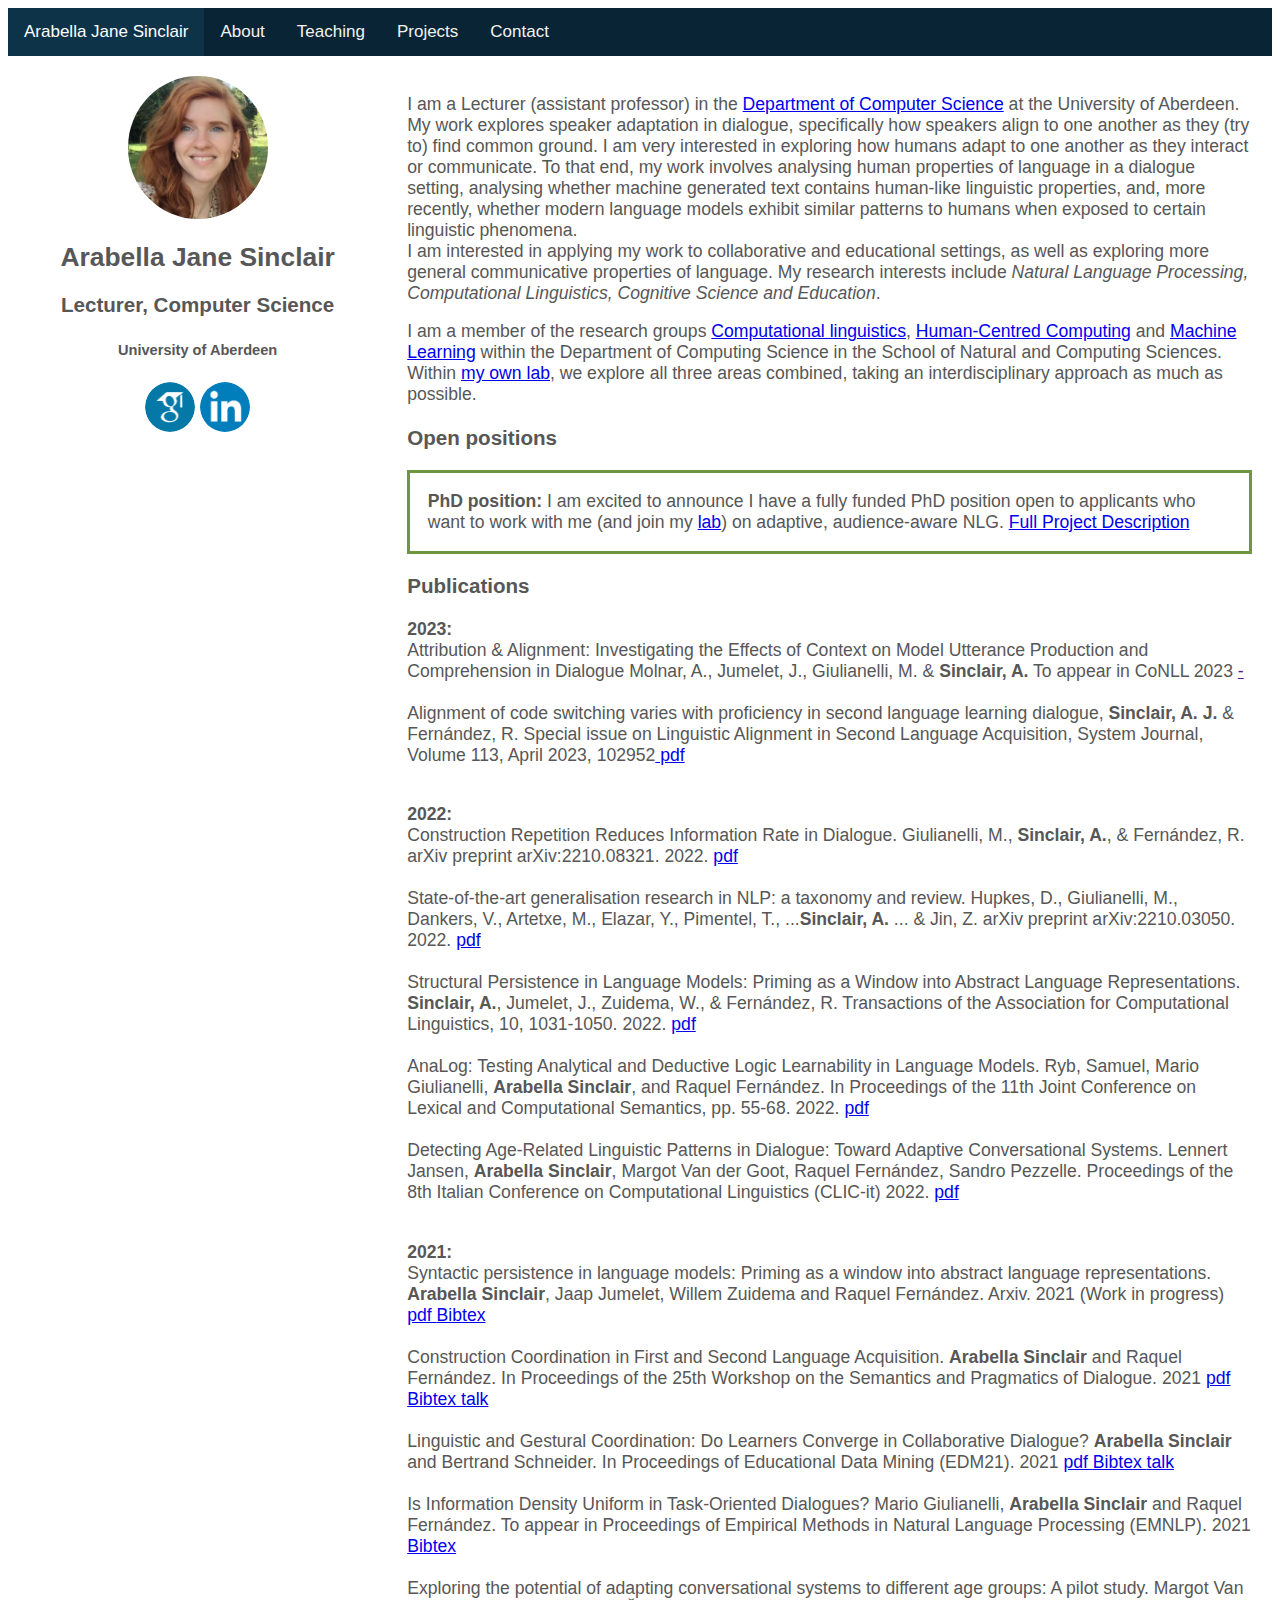
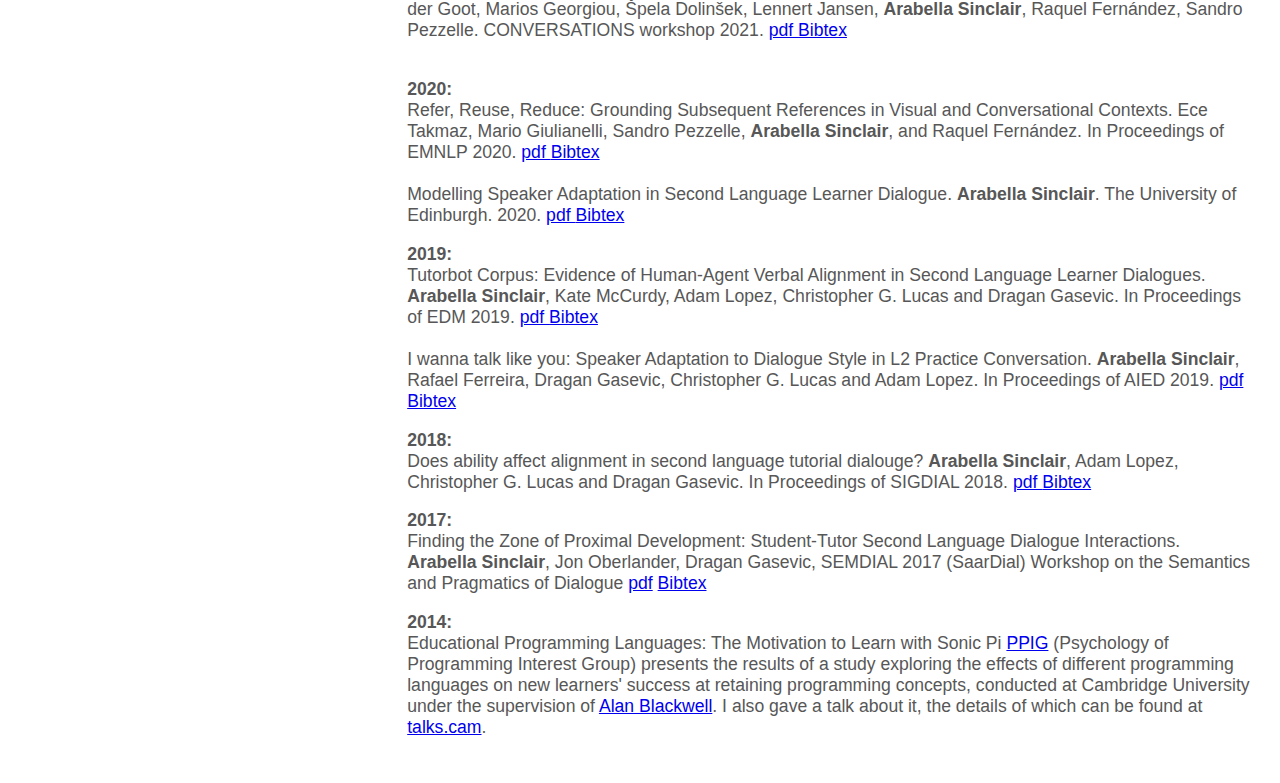
<file: index.html>
<!DOCTYPE html>
<html lang="en">
<head>
<title>AJS</title>
<meta charset="UTF-8">
<meta name="viewport" content="width=device-width, initial-scale=1">
<link rel="stylesheet" type="text/css" href="jan.css">
</head>
<body>
  <div class="topnav">
    <a class="active" href="index.html">Arabella Jane Sinclair </a>
    <a href="about.html">About</a>
    <a href="teaching.html">Teaching</a>
    <a href="projects.html">Projects</a>
    <a href="contact.html">Contact</a>
  </div>



<div class="row">
  <div class="side">
    <img src="figs/ArabellaSinclair.png" alt="Avatar" width='140'>
    <h1>Arabella Jane Sinclair </h1>
    <h3> Lecturer, Computer Science</h3>
    <h5> University of Aberdeen </h5>
    <a href="https://scholar.google.nl/citations?user=PSOtEH4AAAAJ&hl=en"><img class="icon" src="figs/scholar.png" alt="scholar"></a>
    <a href="https://www.linkedin.com/in/arabella-sinclair-93037b1b5/"><img class="icon" src="figs/linkedin.png" alt="linkedin"></a>



  </div>
  <div class="main">
    <!-- <h2>About me</h2> -->
    <p>I am a Lecturer (assistant professor) in the <a href="https://www.abdn.ac.uk/ncs/departments/computing-science/research-157.php"> Department of Computer Science</a> at the University of Aberdeen. My work explores speaker adaptation in dialogue, specifically how speakers align to one another as they (try to) find common ground.

      I am very interested in exploring how humans adapt to one another as they interact or communicate. To that end, my work involves analysing human properties of language in a dialogue setting, analysing whether machine generated text contains human-like linguistic properties, and, more recently, whether modern language models exhibit similar patterns to humans when exposed to certain linguistic phenomena.
      <br>
      <!-- I have been particularly interested in how this applies to second language learning, although my interests extend to dialogues which foster learning and collaboration in many contexts, and to how humans adapt and communicate in general.
      -->
      I am interested in applying my work to collaborative and educational settings, as well as exploring more general communicative properties of language.
    My research interests include <i>Natural Language Processing, Computational Linguistics, Cognitive Science and Education</i>.</p>

    <p>I am a member of the research groups <a href="https://www.abdn.ac.uk/ncs/departments/computing-science/natural-language-generation-187.php">Computational linguistics</a>,  <a href="https://www.abdn.ac.uk/ncs/departments/computing-science/humancentred-computing-1503.php">Human-Centred Computing</a> and <a href="https://www.abdn.ac.uk/ncs/departments/computing-science/machine-learning-1460.php">Machine Learning</a> within the Department of Computing Science in the School of Natural and Computing Sciences. Within <a href="https://the-context-lab.github.io/">my own lab</a>, we explore all three areas combined, taking an interdisciplinary approach as much as possible.</p>





      <h3>Open positions</h3>
      <p style="border-width:3px; border-style:solid; border-color:#729542; padding: 1em;"><b>PhD position: </b>I am excited to announce I have a fully funded PhD position open to applicants who want to work with me (and join my <a href="https://the-context-lab.github.io/">lab</a>) on adaptive, audience-aware NLG. <a href="phd_position.html">Full Project Description</a></p>
    <!-- Page content here<p>I previously worked as a postdoc at the <a href="http://www.illc.uva.nl">Institute for Logic, Language and Computation</a> (ILLC), UvA. I was a member of the <a href="https://staff.fnwi.uva.nl/r.fernandezrovira/dialogue-group.php">Dialogue Modelling Group</a>, working on the DREAM (Distributed dynamic Representations for diAlogue Management) project under <a href="https://staff.fnwi.uva.nl/r.fernandezrovira/">Raquel Fernandez</a>.</p>
    -->

    <h3>
      Publications
    </h3>

        <p>
          <b>2023:</b>
          <br />
          Attribution & Alignment: Investigating the Effects of Context on Model Utterance Production and Comprehension in Dialogue Molnar, A., Jumelet, J., Giulianelli, M. & <b>Sinclair, A.</b> To appear in CoNLL 2023 <a href=""> - </a>
          <br /><br />
          Alignment of code switching varies with proficiency in second language learning dialogue,
          <b>Sinclair, A. J.</b> & Fernández, R. Special issue on Linguistic Alignment in Second Language Acquisition, System Journal, Volume 113, April 2023, 102952<a href="https://www.sciencedirect.com/science/article/abs/pii/S0346251X22002342"> pdf </a>
          <br /><br />
        </p>

        <p>
          <b>2022:</b>
          <br />
          Construction Repetition Reduces Information Rate in Dialogue. Giulianelli, M., <b>Sinclair, A.</b>, & Fernández, R. arXiv preprint arXiv:2210.08321. 2022. <a href="https://arxiv.org/pdf/2210.08321.pdf"> pdf </a>
          <br /><br />
           State-of-the-art generalisation research in NLP: a taxonomy and review. Hupkes, D., Giulianelli, M., Dankers, V., Artetxe, M., Elazar, Y., Pimentel, T., ...<b>Sinclair, A.</b> ... & Jin, Z. arXiv preprint arXiv:2210.03050. 2022. <a href="https://arxiv.org/pdf/2210.03050.pdf"> pdf </a>
          <br /><br />
           Structural Persistence in Language Models: Priming as a Window into Abstract Language Representations. <b>Sinclair, A.</b>, Jumelet, J., Zuidema, W., & Fernández, R. Transactions of the Association for Computational Linguistics, 10, 1031-1050. 2022. <a href="https://direct.mit.edu/tacl/article/doi/10.1162/tacl_a_00504/113019"> pdf </a>
          <br /><br />
          AnaLog: Testing Analytical and Deductive Logic Learnability in Language Models. Ryb, Samuel, Mario Giulianelli, <b>Arabella Sinclair</b>, and Raquel Fernández. In Proceedings of the 11th Joint Conference on Lexical and Computational Semantics, pp. 55-68. 2022. <a href="https://aclanthology.org/2022.starsem-1.5.pdf"> pdf </a>
          <br /><br />
          Detecting Age-Related Linguistic Patterns in Dialogue: Toward Adaptive Conversational Systems. Lennert Jansen, <b>Arabella Sinclair</b>, Margot Van der Goot, Raquel Fernández, Sandro Pezzelle. Proceedings of the 8th Italian Conference on Computational Linguistics (CLIC-it) 2022. <a href="https://web.archive.org/web/20220418171424id_/http://ceur-ws.org/Vol-3033/paper47.pdf"> pdf </a>
          <br /><br />
        </p>

        <p>
        <b>2021:</b>
          <br />
          Syntactic persistence in language models: Priming as a window into abstract language representations. <b>Arabella Sinclair</b>, Jaap Jumelet, Willem Zuidema and Raquel Fernández. Arxiv. 2021 (Work in progress) <a href="https://arxiv.org/pdf/2109.14989.pdf"> pdf </a> <a href="bibs/syntactic_priming2021.txt"> Bibtex </a>
          <br /><br />
          Construction Coordination in First and Second Language Acquisition. <b>Arabella Sinclair</b> and Raquel Fernández. In Proceedings of the 25th Workshop on the Semantics and Pragmatics of Dialogue. 2021 <a href="https://semdial2021.ling.uni-potsdam.de/assets/papers/Z21-Sinclair_semdial_0018.pdf"> pdf </a> <a href="bibs/L1L22021.txt"> Bibtex </a>  <a href="https://mediaup.uni-potsdam.de/Play/39188"> talk </a>
          <br /><br />
          Linguistic and Gestural Coordination: Do Learners Converge in Collaborative Dialogue? <b>Arabella Sinclair</b> and Bertrand Schneider. In Proceedings of Educational Data Mining (EDM21). 2021 <a href="https://educationaldatamining.org/EDM2021/virtual/static/pdf/EDM21_paper_198.pdf"> pdf </a> <a href="bibs/collaborative2021.txt"> Bibtex </a>  <a href="https://www.youtube.com/watch?v=hcvpzLcKDy4&ab_channel=AJSinclair"> talk </a>
          <br /><br />
          Is Information Density Uniform in Task-Oriented Dialogues? Mario Giulianelli, <b>Arabella Sinclair</b> and Raquel Fernández. To appear in Proceedings of Empirical Methods in Natural Language Processing (EMNLP). 2021 <a href="bibs/giulianelliUID2021.txt"> Bibtex </a>
          <br /><br />
          Exploring the potential of adapting conversational systems to different age groups: A pilot study. Margot Van der Goot, Marios Georgiou, Špela Dolinšek, Lennert Jansen, <b>Arabella Sinclair</b>, Raquel Fernández, Sandro Pezzelle. CONVERSATIONS workshop 2021. <a href="https://conversations2021.files.wordpress.com/2021/11/conversations_2021_positionpaper_20_vandergoot-1.pdf"> pdf </a> <a href="bibs/Age-position.txt"> Bibtex </a>
          <br /><br />
        </p>

        <p>
        <b>2020:</b>
          <br />
          Refer, Reuse, Reduce: Grounding Subsequent References in Visual and Conversational Contexts. Ece Takmaz, Mario Giulianelli, Sandro Pezzelle, <b>Arabella Sinclair</b>, and Raquel Fernández. In Proceedings of EMNLP 2020. <a href="https://www.aclweb.org/anthology/2020.emnlp-main.353.pdf"> pdf </a> <a href="bibs/recycle2020.txt"> Bibtex </a>

          <br /><br />
          Modelling Speaker Adaptation in Second Language Learner Dialogue. <b>Arabella Sinclair</b>. The University of Edinburgh. 2020. <a href="https://era.ed.ac.uk/bitstream/handle/1842/37009/Sinclair2020.pdf?sequence=1&isAllowed=y"> pdf </a> <a href="bibs/thesis2020.txt"> Bibtex </a>

        </p>


      <p>
  	     <b>2019:</b>
         <br />
         Tutorbot Corpus: Evidence of Human-Agent Verbal Alignment in Second Language Learner Dialogues. <b>Arabella Sinclair</b>, Kate McCurdy, Adam Lopez, Christopher G. Lucas and Dragan Gasevic. In Proceedings of EDM 2019. <a href="edm2019.pdf"> pdf </a> <a href="bibs/edm2019.txt"> Bibtex </a>
         <br /><br />
  	      I wanna talk like you: Speaker Adaptation to Dialogue Style in L2 Practice Conversation. <b>Arabella Sinclair</b>, Rafael Ferreira, Dragan Gasevic, Christopher G. Lucas and Adam Lopez. In Proceedings of AIED 2019. <a href="aied2019.pdf"> pdf </a> <a href="bibs/aied2019.txt"> Bibtex </a>

      </p>

      <p>
  	     <b>2018:</b>
         <br /> Does ability affect alignment in second language tutorial dialouge? <b>Arabella Sinclair</b>, Adam Lopez, Christopher G. Lucas and Dragan Gasevic. In Proceedings of SIGDIAL 2018. <a href="sigdial18.pdf"> pdf </a> <a href="bibs/sigdial18.txt"> Bibtex </a>
      </p>
      <p>
        <b>2017:</b>
        <br />Finding the Zone of Proximal Development: Student-Tutor Second Language Dialogue Interactions. <b>Arabella Sinclair</b>, Jon Oberlander, Dragan Gasevic, SEMDIAL 2017 (SaarDial) Workshop on the Semantics and Pragmatics of Dialogue <a href="https://pdfs.semanticscholar.org/13d6/ead3827d3721e5bdad5e12fc21788d9d1370.pdf">pdf</a> <a href="bibs/sinclair2017.txt">Bibtex</a></p>

      <p>
        <b>2014:</b>
        <br /> Educational Programming Languages: The Motivation to Learn with Sonic Pi  <a href="http://www.ppig.org/">PPIG</a> (Psychology of Programming Interest Group) presents the results of a study exploring the effects of different programming languages on new learners' success at retaining programming concepts, conducted at Cambridge University under the supervision of <a href="https://www.cl.cam.ac.uk/~afb21/">Alan Blackwell</a>. I also gave a talk about it, the details of which can be found at <a href="http://talks.cam.ac.uk/talk/index/52340">talks.cam</a>.
      </p>

  </div>
</div>

</body>
</html>
</file>
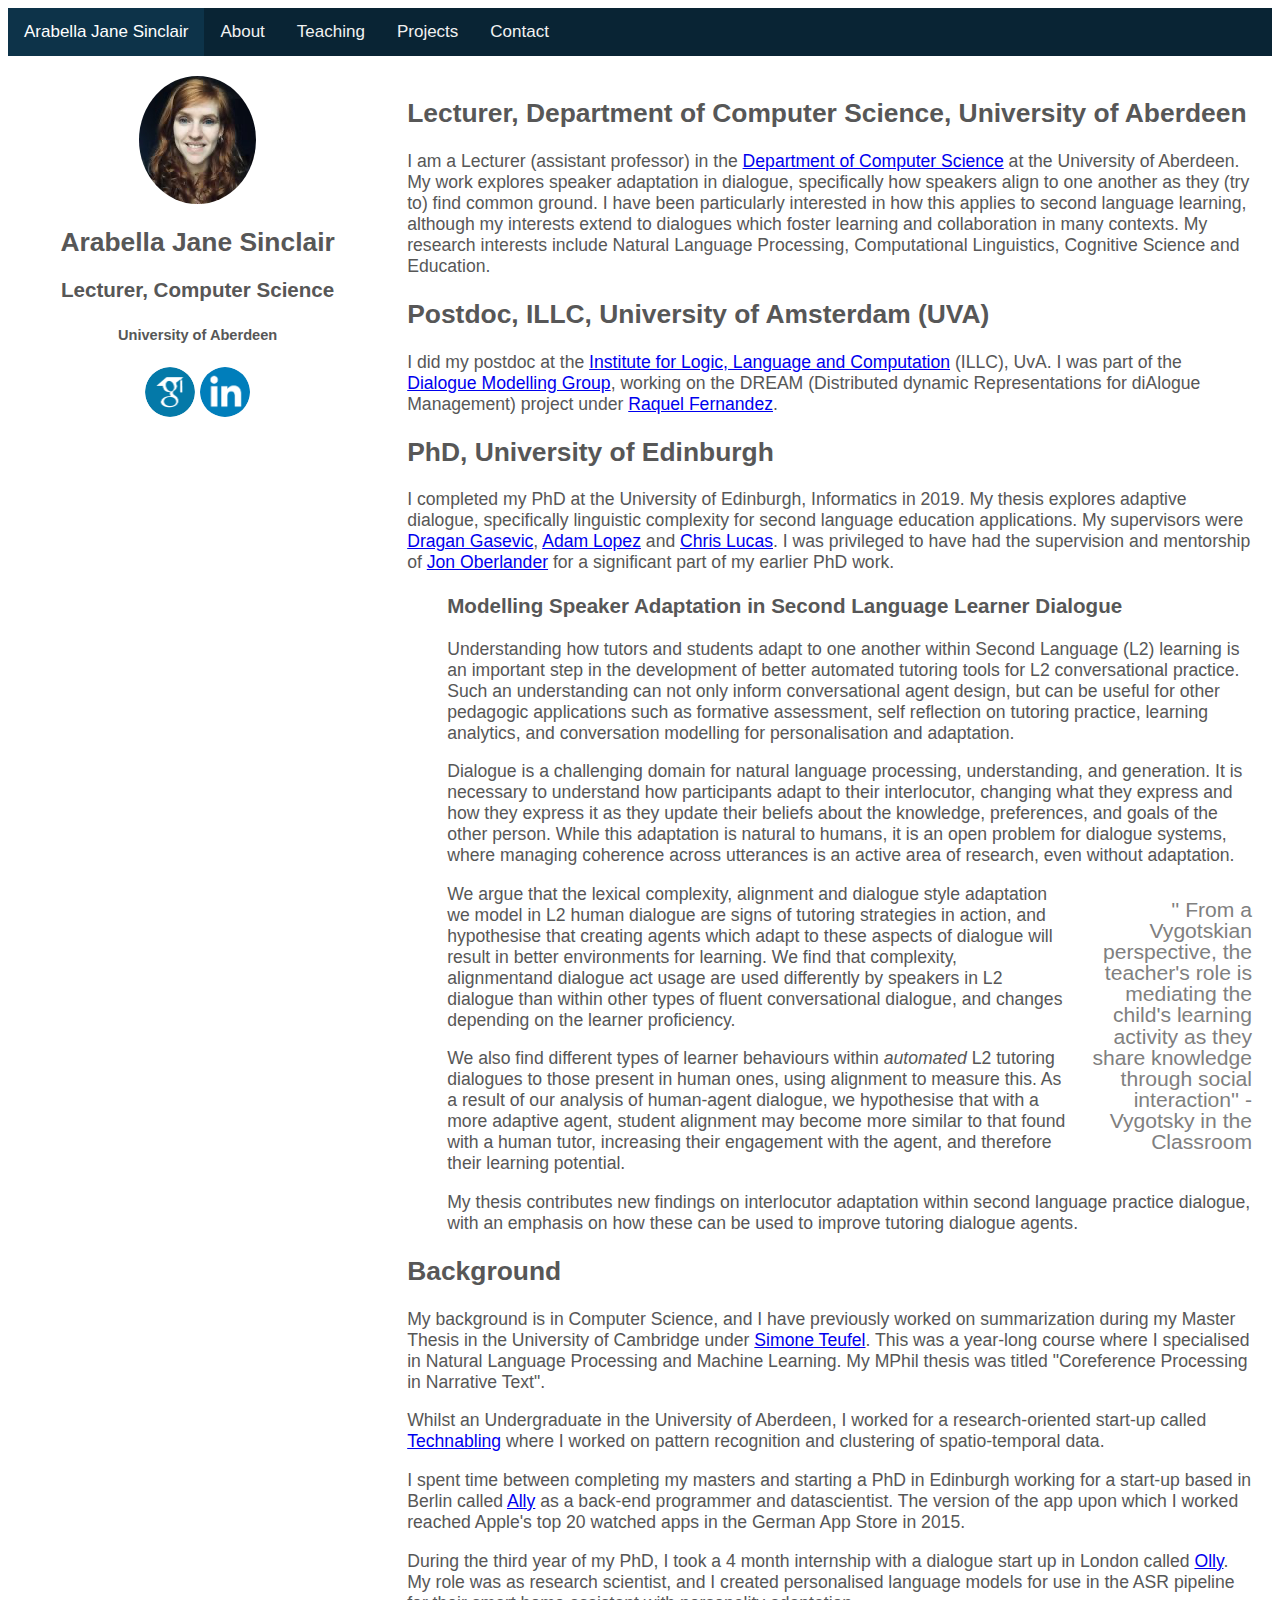
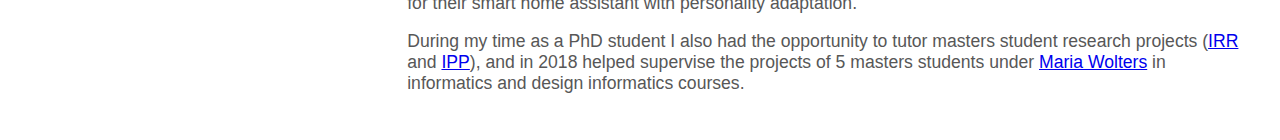
<file: about.html>
<!DOCTYPE html>
<html lang="en">
<head>
<title>Page Title</title>
<meta charset="UTF-8">
<meta name="viewport" content="width=device-width, initial-scale=1">
<link rel="stylesheet" type="text/css" href="jan.css" />
</head>
<body>
  <div class="topnav">
    <a class="active" href="index.html">Arabella Jane Sinclair </a>
    <a href="about.html">About</a>
    <a href="teaching.html">Teaching</a>
    <a href="projects.html">Projects</a>
    <a href="contact.html">Contact</a>
  </div>



<div class="row">
  <div class="side">
    <img src="figs/myface.png" alt="Avatar">
    <h1>Arabella Jane Sinclair </h1>
    <h3> Lecturer, Computer Science</h3>
    <h5> University of Aberdeen </h5>
    <a href="https://scholar.google.nl/citations?user=PSOtEH4AAAAJ&hl=en"><img class="icon" src="figs/scholar.png" alt="scholar"></a>
    <a href="https://www.linkedin.com/in/arabella-sinclair-93037b1b5/"><img class="icon" src="figs/linkedin.png" alt="linkedin"></a>

  </div>
  <div class="main">
      <h2>Lecturer, Department of Computer Science, University of Aberdeen</h2>
        <p>I am a Lecturer (assistant professor) in the <a href="https://www.abdn.ac.uk/ncs/departments/computing-science/research-157.php"> Department of Computer Science</a> at the University of Aberdeen. My work explores speaker adaptation in dialogue, specifically how speakers align to one another as they (try to) find common ground. I have been particularly interested in how this applies to second language learning, although my interests extend to dialogues which foster learning and collaboration in many contexts. My research interests include Natural Language Processing, Computational Linguistics, Cognitive Science and Education.</p>

      <h2>Postdoc, ILLC, University of Amsterdam (UVA)</h2>
        <p>I did my postdoc at the <a href="http://www.illc.uva.nl">Institute for Logic, Language and Computation</a> (ILLC), UvA. I was part of the <a href="https://staff.fnwi.uva.nl/r.fernandezrovira/dialogue-group.php">Dialogue Modelling Group</a>, working on the DREAM (Distributed dynamic Representations for diAlogue Management) project under <a href="https://staff.fnwi.uva.nl/r.fernandezrovira/">Raquel Fernandez</a>.</p>

      <h2>PhD, University of Edinburgh</h2>
         I completed my PhD at the University of Edinburgh, Informatics in 2019. My thesis explores adaptive dialogue, specifically linguistic complexity for second language education applications. My supervisors were <a href="http://www.research.ed.ac.uk/portal/en/persons/dragan-gasevic%2879f1aa33-c3f0-4c82-93a8-907a4eb107bc%29.html">Dragan Gasevic</a>, <a href="https://alopez.github.io/">Adam Lopez</a> and <a href="http://homepages.inf.ed.ac.uk/clucas2/">Chris Lucas</a>. I was privileged to have had the supervision and mentorship of <a href="https://scholar.google.co.uk/citations?user=Sr4lD_YAAAAJ&hl=en">Jon Oberlander</a> for a significant part of my earlier PhD work.

        <h3 style="margin-left: 40px">
           Modelling Speaker Adaptation in Second Language Learner Dialogue
        </h3>
         <p style="margin-left: 40px">
          Understanding how tutors and students adapt to one another within Second Language (L2) learning is an important step in the development of better automated tutoring tools for L2 conversational practice. Such an understanding can not only inform conversational agent design, but can be useful for other pedagogic applications such as formative assessment, self reflection on tutoring practice, learning analytics, and conversation modelling for personalisation and adaptation.
          </p>
          <p style="margin-left: 40px">
               Dialogue is a challenging domain for natural language processing, understanding, and generation. It is necessary to understand how participants adapt to their interlocutor, changing what they express and how they express it as they update their beliefs about the knowledge, preferences, and goals of the other person. While this adaptation is natural to humans, it is an open problem for dialogue systems, where managing coherence across utterances is an active area of research, even without adaptation.

                   </p><blockquote>
                   '' From a Vygotskian perspective, the teacher's role is mediating the child's learning activity as they share knowledge through social interaction'' - Vygotsky in the Classroom
                </blockquote>
          <p style="margin-left: 40px">
               We argue that the lexical complexity, alignment and dialogue style adaptation we model in L2 human dialogue are signs of tutoring strategies in action, and hypothesise that creating agents which adapt to these aspects of dialogue will result in better environments for learning.  We find that complexity, alignmentand dialogue act usage are used differently by speakers in L2 dialogue than within other types of fluent conversational dialogue, and changes depending on the learner proficiency.
          </p>
          <p style="margin-left: 40px">
          We also find different types of learner behaviours within <i>automated</i> L2 tutoring dialogues to those present in human ones, using alignment to measure this. As a result of our analysis of human-agent dialogue, we hypothesise that with a more adaptive agent, student alignment may become more similar to that found with a human tutor, increasing their engagement with the agent, and therefore their learning potential.
          </p>
          <p style="margin-left: 40px">
          My thesis contributes new findings on interlocutor adaptation within second language practice dialogue, with an emphasis on how these can be used to improve tutoring dialogue agents.
          </p>

      <h2>Background</h2>
        <p>
          My background is in Computer Science, and I have previously worked on summarization during my Master Thesis in the University of Cambridge under <a href="http://www.cl.cam.ac.uk/~sht25/">Simone Teufel</a>. This was a year-long course where I specialised in Natural Language Processing and Machine Learning. My MPhil thesis was titled "Coreference Processing in Narrative Text".
        </p>

        <p>
          Whilst an Undergraduate in the University of Aberdeen, I worked for a research-oriented start-up called <a href="http://www.technabling.co.uk/">Technabling</a> where I worked on pattern recognition and clustering of spatio-temporal data.
        </p>

        <p>
          I spent time between completing my masters and starting a PhD in Edinburgh working for a start-up based in Berlin called <a href="http://www.allyapp.com/">Ally</a> as a back-end programmer and datascientist. The version of the app upon which I worked reached Apple's top 20 watched apps in the German App Store in 2015.
        </p>
        <p>
          During the third year of my PhD, I took a 4 month internship with a dialogue start up in London called <a href="https://heyolly.com/">Olly</a>. My role was as research scientist, and I created personalised language models for use in the ASR pipeline for their smart home assistant with personality adaptation.
        </p>
        <p>
          During my time as a PhD student I also had the opportunity to tutor masters student research projects (<a href="http://www.inf.ed.ac.uk/teaching/courses/irr/">IRR</a> and <a href="http://www.inf.ed.ac.uk/teaching/courses/ipp/">IPP</a>), and in 2018 helped supervise the projects of 5 masters students under <a href="https://www.inf.ed.ac.uk/people/staff/Maria_Wolters.html">Maria Wolters</a> in informatics and design informatics courses.
        </p>

  </div>
</div>

</body>
</html>
</file>
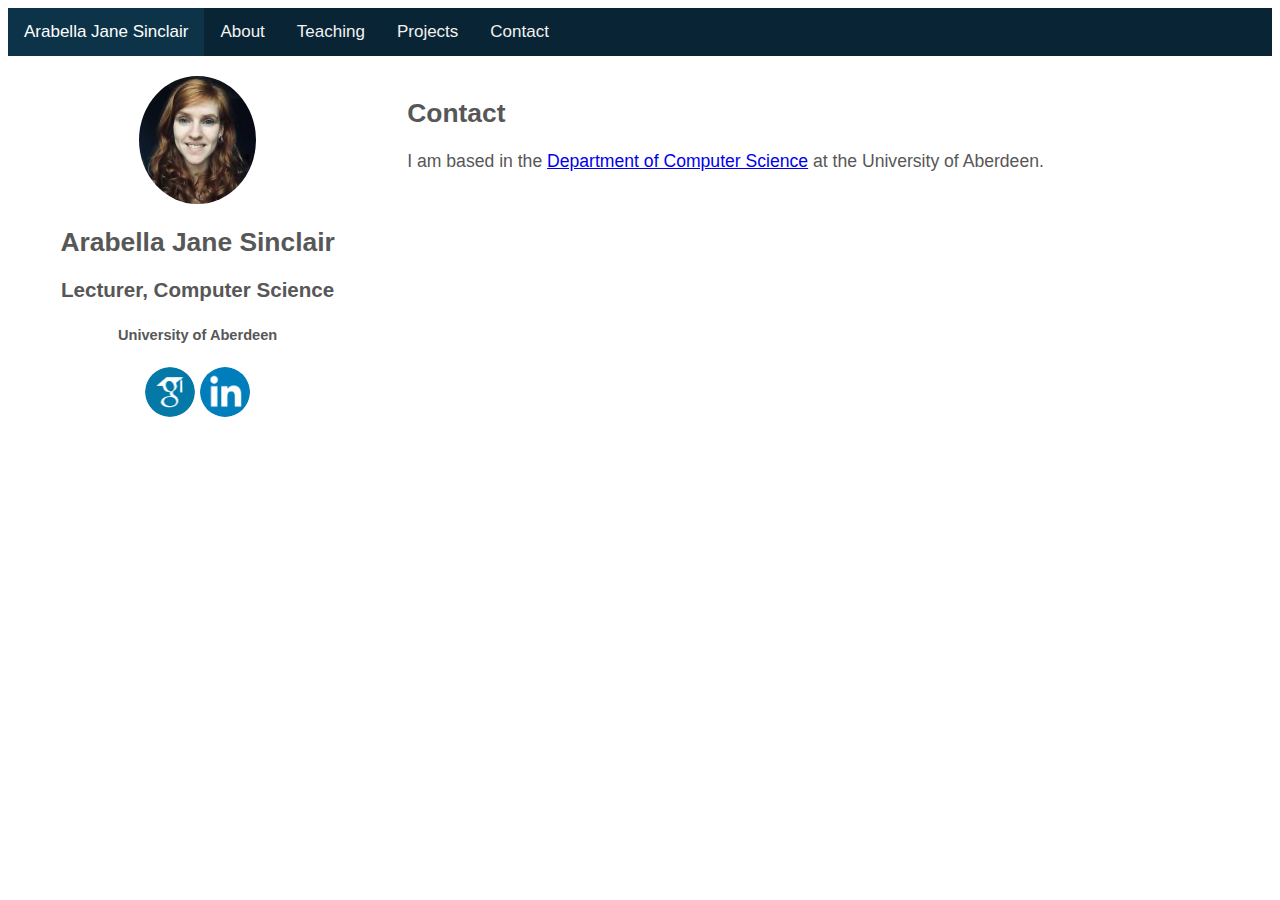
<file: contact.html>
<!DOCTYPE html>
<html lang="en">
<head>
<title>Page Title</title>
<meta charset="UTF-8">
<meta name="viewport" content="width=device-width, initial-scale=1">
<link rel="stylesheet" type="text/css" href="jan.css" />
</head>
<body>
  <div class="topnav">
    <a class="active" href="index.html">Arabella Jane Sinclair </a>
    <a href="about.html">About</a>
    <a href="teaching.html">Teaching</a>
    <a href="projects.html">Projects</a>
    <a href="contact.html">Contact</a>
  </div>



<div class="row">
  <div class="side">
    <img src="figs/myface.png" alt="Avatar">
    <h1>Arabella Jane Sinclair </h1>
    <h3> Lecturer, Computer Science</h3>
    <h5> University of Aberdeen </h5>
    <a href="https://scholar.google.nl/citations?user=PSOtEH4AAAAJ&hl=en"><img class="icon" src="figs/scholar.png" alt="scholar"></a>
    <a href="https://www.linkedin.com/in/arabella-sinclair-93037b1b5/"><img class="icon" src="figs/linkedin.png" alt="linkedin"></a>



  </div>
  <div class="main">

      <h2>Contact</h2>
      I am based in the <a href="https://www.abdn.ac.uk/ncs/departments/computing-science/research-157.php"> Department of Computer Science</a> at the University of Aberdeen.

  </div>
</div>

</body>
</html>
</file>
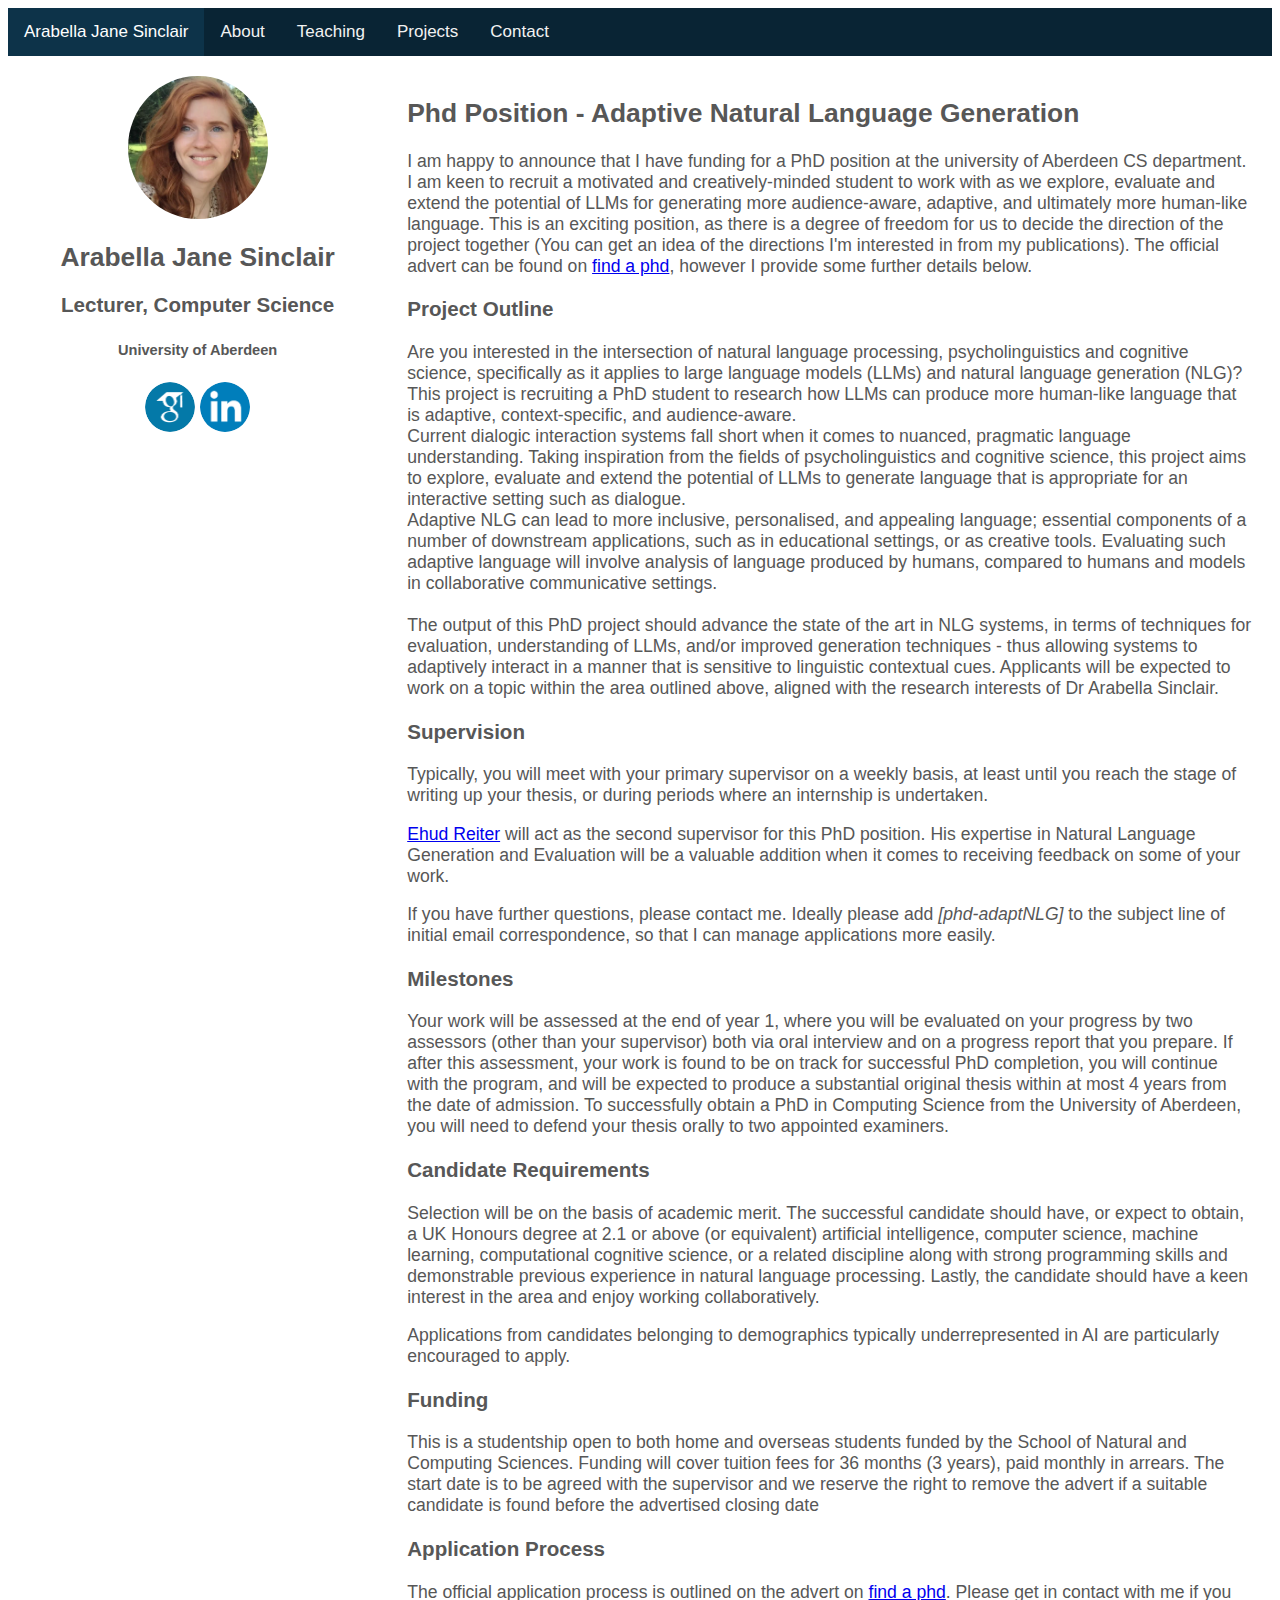
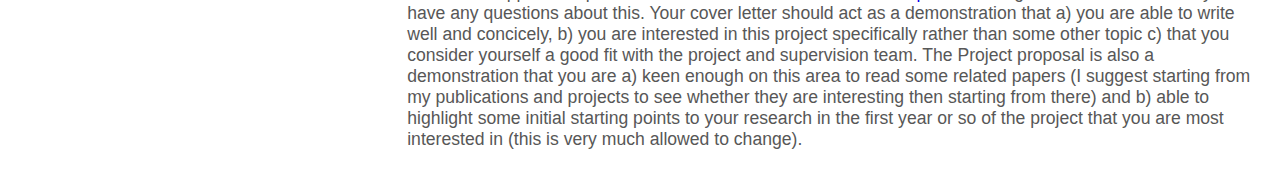
<file: phd_position.html>
<!DOCTYPE html>
<html lang="en">
<head>
<title>AJS</title>
<meta charset="UTF-8">
<meta name="viewport" content="width=device-width, initial-scale=1">
<link rel="stylesheet" type="text/css" href="jan.css">
</head>
<body>
  <div class="topnav">
    <a class="active" href="index.html">Arabella Jane Sinclair </a>
    <a href="about.html">About</a>
    <a href="teaching.html">Teaching</a>
    <a href="projects.html">Projects</a>
    <a href="contact.html">Contact</a>
  </div>



<div class="row">
  <div class="side">
    <img src="figs/ArabellaSinclair.png" alt="Avatar" width='140'>
    <h1>Arabella Jane Sinclair </h1>
    <h3> Lecturer, Computer Science</h3>
    <h5> University of Aberdeen </h5>
    <a href="https://scholar.google.nl/citations?user=PSOtEH4AAAAJ&hl=en"><img class="icon" src="figs/scholar.png" alt="scholar"></a>
    <a href="https://www.linkedin.com/in/arabella-sinclair-93037b1b5/"><img class="icon" src="figs/linkedin.png" alt="linkedin"></a>



  </div>
  <div class="main">

    <!-- Page content here-->
    <h2>Phd Position - Adaptive Natural Language Generation</h2>
    <p>I am happy to announce that I have funding for a PhD position at the university of Aberdeen CS department. I am keen to recruit a motivated and creatively-minded student to work with as we explore, evaluate and extend the potential of LLMs for generating more audience-aware, adaptive, and ultimately more human-like language. This is an exciting position, as there is a degree of freedom for us to decide the direction of the project together (You can get an idea of the directions I'm interested in from my publications). The official advert can be found on <a href="https://www.findaphd.com/phds/project/adaptive-natural-language-generation/?p149511#">find a phd</a>, however I provide some further details below.</p>


    <h3>Project Outline</h3>
    <p>Are you interested in the intersection of natural language processing, psycholinguistics and cognitive science, specifically as it applies to large language models (LLMs) and natural language generation (NLG)?
      <br>
      This project is recruiting a PhD student to research how LLMs can produce more human-like language that is adaptive, context-specific, and audience-aware.
      <br>
      Current dialogic interaction systems fall short when it comes to nuanced, pragmatic language understanding. Taking inspiration from the fields of psycholinguistics and cognitive science, this project aims to explore, evaluate and extend the potential of LLMs to generate language that is appropriate for an interactive setting such as dialogue.
<br>
      Adaptive NLG can lead to more inclusive, personalised, and appealing language; essential components of a number of downstream applications, such as in educational settings, or as creative tools. Evaluating such adaptive language will involve analysis of language produced by humans, compared to humans and models in collaborative communicative settings.
<br><br>
      The output of this PhD project should advance the state of the art in NLG systems, in terms of techniques for evaluation, understanding of LLMs, and/or improved generation techniques - thus allowing systems to adaptively interact in a manner that is sensitive to linguistic contextual cues. Applicants will be expected to work on a topic within the area outlined above, aligned with the research interests of  Dr Arabella Sinclair.</i></p>

    <h3>Supervision</h3>
    <p>Typically, you will meet with your primary supervisor on a weekly basis, at least until you reach the stage of writing up your thesis, or during periods where an internship is undertaken.

    <p><a href="https://www.abdn.ac.uk/ncs/profiles/e.reiter/">Ehud Reiter</a> will act as the second supervisor for this PhD position. His expertise in Natural Language Generation and Evaluation will be a valuable addition when it comes to receiving feedback on some of your work.</p>

    <p>If you have further questions, please contact me. Ideally please add <i>[phd-adaptNLG]</i> to the subject line of initial email correspondence, so that I can manage applications more easily.</p>

    <h3>Milestones</h3>
    <p>Your work will be assessed at the end of year 1, where you will be evaluated on your progress by two assessors (other than your supervisor) both via oral interview and on a progress report that you prepare. If after this assessment, your work is found to be on track for successful PhD completion, you will continue with the program, and will be expected to produce a substantial original thesis within at most 4 years from the date of admission. To successfully obtain a PhD in Computing Science from the University of Aberdeen, you will need to defend your thesis orally to two appointed examiners.</p>

    <h3>Candidate Requirements</h3>
    <p>Selection will be on the basis of academic merit. The successful candidate should have, or expect to obtain, a UK Honours degree at 2.1 or above (or equivalent) artificial intelligence, computer science, machine learning, computational cognitive science, or a related discipline along with strong programming skills and demonstrable previous experience in natural language processing. Lastly, the candidate should have a keen interest in the area and enjoy working collaboratively.</p>

    <p>Applications from candidates belonging to demographics typically underrepresented in AI are particularly encouraged to apply.</p>

    <h3>Funding</h3>
    <p>This is a studentship open to both home and overseas students funded by the School of Natural and Computing Sciences. Funding will cover tuition fees for 36 months (3 years), paid monthly in arrears. The start date is to be agreed with the supervisor and we reserve the right to remove the advert if a suitable candidate is found before the advertised closing date</p>

    <h3>Application Process</h3>
    <p>The official application process is outlined on the advert on <a href="https://www.findaphd.com/phds/project/adaptive-natural-language-generation/?p149511#">find a phd</a>. Please get in contact with me if you have any questions about this. Your cover letter should act as a demonstration that a) you are able to write well and concicely, b) you are interested in this project specifically rather than some other topic c) that you consider yourself a good fit with the project and supervision team. The Project proposal is also a demonstration that you are a) keen enough on this area to read some related papers (I suggest starting from my publications and projects to see whether they are interesting then starting from there) and b) able to highlight some initial starting points to your research in the first year or so of the project that you are most interested in (this is very much allowed to change).
    </p>

  </div>
</div>

</body>
</html>
</file>
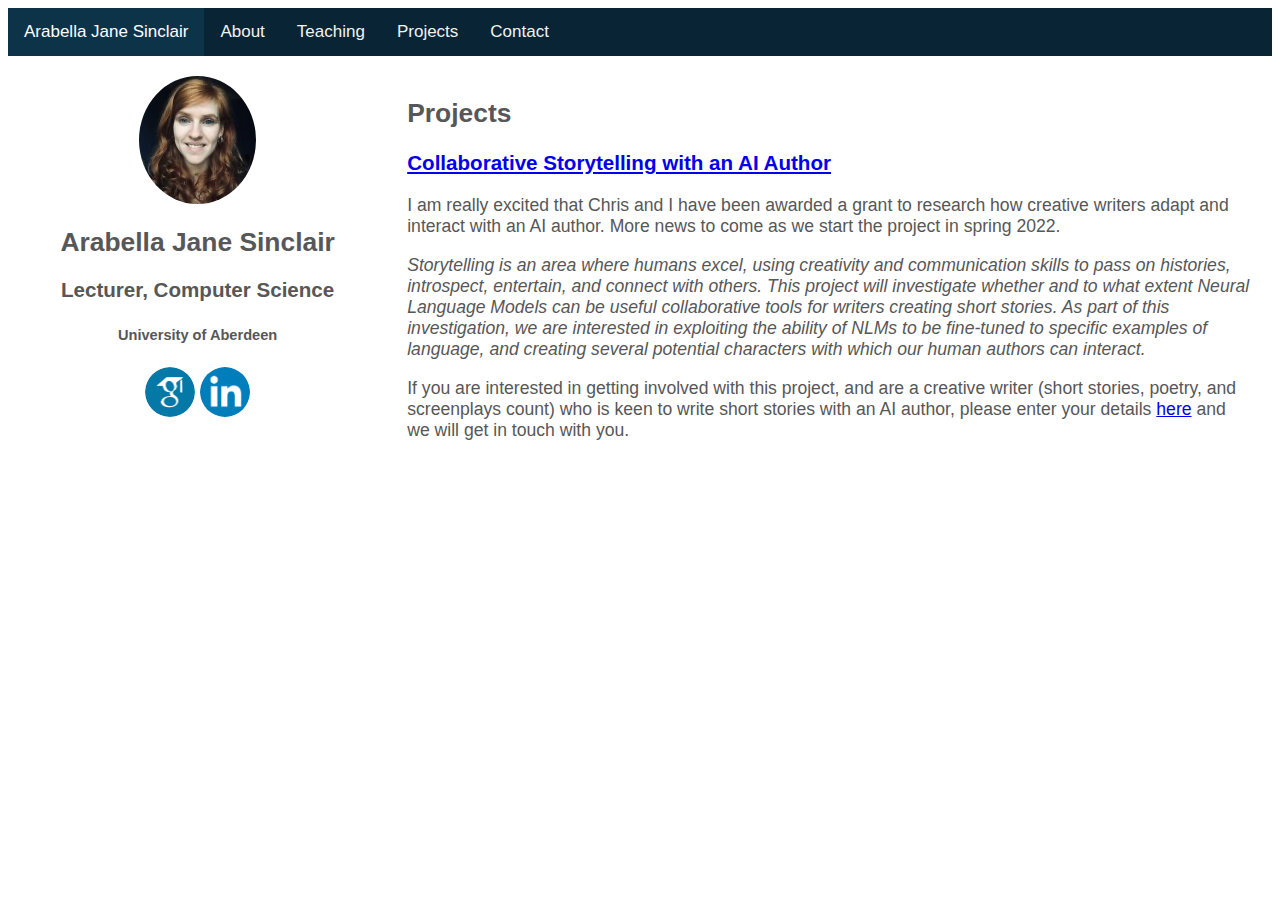
<file: projects.html>
<!DOCTYPE html>
<html lang="en">
<head>
<title>Page Title</title>
<meta charset="UTF-8">
<meta name="viewport" content="width=device-width, initial-scale=1">
<link rel="stylesheet" type="text/css" href="jan.css" />
</head>
<body>
  <div class="topnav">
    <a class="active" href="index.html">Arabella Jane Sinclair </a>
    <a href="about.html">About</a>
    <a href="teaching.html">Teaching</a>
    <a href="projects.html">Projects</a>
    <a href="contact.html">Contact</a>
  </div>



<div class="row">
  <div class="side">
    <img src="figs/myface.png" alt="Avatar">
    <h1>Arabella Jane Sinclair </h1>
    <h3> Lecturer, Computer Science</h3>
    <h5> University of Aberdeen </h5>
    <a href="https://scholar.google.nl/citations?user=PSOtEH4AAAAJ&hl=en"><img class="icon" src="figs/scholar.png" alt="scholar"></a>
    <a href="https://www.linkedin.com/in/arabella-sinclair-93037b1b5/"><img class="icon" src="figs/linkedin.png" alt="linkedin"></a>



  </div>
  <div class="main">
    <h2>Projects</h2>

    <h3><a href="https://creativeinformatics.org/research/announcing-the-latest-ci-small-research-grant-holders/">Collaborative Storytelling with an AI Author</a></h3>
      <p>I am really excited that Chris and I have been awarded a grant to research how creative writers adapt and interact with an AI author. More news to come as we start the project in spring 2022.</p
      <p><i>Storytelling is an area where humans excel, using creativity and communication skills to pass on histories, introspect, entertain, and connect with others. This project will investigate whether and to what extent Neural Language Models can be useful collaborative tools for writers creating short stories. As part of this investigation, we are interested in exploiting the ability of NLMs to be fine-tuned to specific examples of language, and creating several potential characters with which our human authors can interact.</i></p>

      <p>If you are interested in getting involved with this project, and are a creative writer (short stories, poetry, and screenplays count) who is keen to write short stories with an AI author, please enter your details <a href="https://forms.gle/xA9WvoFZibYyJzrc8">here</a> and we will get in touch with you.</p>
  </div>
</div>

</body>
</html>
</file>
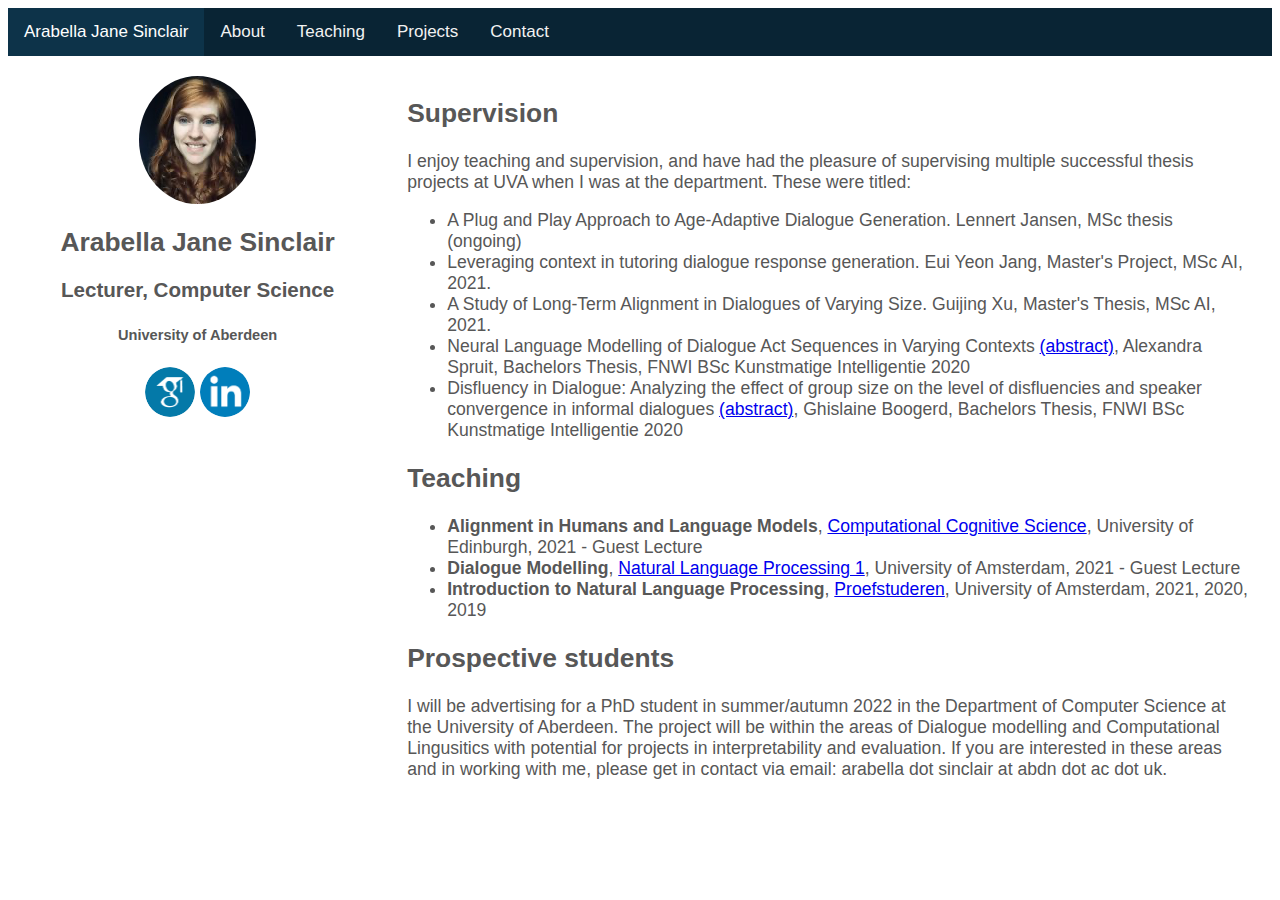
<file: teaching.html>
<!DOCTYPE html>
<html lang="en">
<head>
<title>Page Title</title>
<meta charset="UTF-8">
<meta name="viewport" content="width=device-width, initial-scale=1">
<link rel="stylesheet" type="text/css" href="jan.css" />
</head>
<body>
  <div class="topnav">
    <a class="active" href="index.html">Arabella Jane Sinclair </a>
    <a href="about.html">About</a>
    <a href="teaching.html">Teaching</a>
    <a href="projects.html">Projects</a>
    <a href="contact.html">Contact</a>
  </div>



<div class="row">
  <div class="side">
    <img src="figs/myface.png" alt="Avatar">
    <h1>Arabella Jane Sinclair </h1>
    <h3> Lecturer, Computer Science</h3>
    <h5> University of Aberdeen </h5>
    <a href="https://scholar.google.nl/citations?user=PSOtEH4AAAAJ&hl=en"><img class="icon" src="figs/scholar.png" alt="scholar"></a>
    <a href="https://www.linkedin.com/in/arabella-sinclair-93037b1b5/"><img class="icon" src="figs/linkedin.png" alt="linkedin"></a>



  </div>
  <div class="main">


    <h2>Supervision</h2>
    <p>I enjoy teaching and supervision, and have had the pleasure of supervising multiple successful thesis projects at UVA when I was at the department. These were titled:</p>

      <ul>
        <li> A Plug and Play Approach to Age-Adaptive Dialogue Generation. Lennert Jansen, MSc thesis (ongoing)
        </li>
        <li>
          Leveraging context in tutoring dialogue response generation. Eui Yeon Jang, Master's Project, MSc AI, 2021.
        </li>
        <li>
          A Study of Long-Term Alignment in Dialogues of Varying Size. Guijing Xu, Master's Thesis, MSc AI, 2021.
        </li>
        <li>
          Neural Language Modelling of Dialogue Act Sequences in Varying Contexts <a href="https://scripties.uba.uva.nl/search?id=710670">(abstract)</a>, Alexandra Spruit, Bachelors Thesis, FNWI BSc Kunstmatige Intelligentie 2020
        </li>
        <li>
          Disfluency in Dialogue: Analyzing the effect of group size on the level of disfluencies and speaker convergence in informal dialogues <a href="https://scripties.uba.uva.nl/search?id=710670">(abstract)</a>, Ghislaine Boogerd, Bachelors Thesis, FNWI BSc Kunstmatige Intelligentie 2020
        </li>
      </ul>



    <h2>Teaching</h2>
    <ul>
      <li><b>Alignment in Humans and Language Models</b>,
        <a href="http://www.drps.ed.ac.uk/20-21/dpt/cxinfr10054.htm">Computational Cognitive Science</a>,
        University of Edinburgh, 2021 - Guest Lecture</li>
      <li><b>Dialogue Modelling</b>,
        <a href="https://www.uva.nl/en/programmes/masters/artificial-intelligence/study-programme/study-programme.html#Year-1">Natural Language Processing 1</a>,
        University of Amsterdam, 2021 - Guest Lecture</li>
      <li><b>Introduction to Natural Language Processing</b>, <a href="https://www.uva.nl/onderwijs/bachelor/open-dagen/uva-proefstuderen/uva-proefstuderen-vooraanmelden.html">Proefstuderen</a>, University of Amsterdam, 2021, 2020, 2019</li>
    </ul>

    <h2> Prospective students</h2>
    <p>I will be advertising for a PhD student in summer/autumn 2022 in the Department of Computer Science at the University of Aberdeen. The project will be within the areas of Dialogue modelling and Computational Lingusitics with potential for projects in interpretability and evaluation. If you are interested in these areas and in working with me, please get in contact via email: arabella dot sinclair at abdn dot ac dot uk.</p>

  </div>
</div>

</body>
</html>
</file>
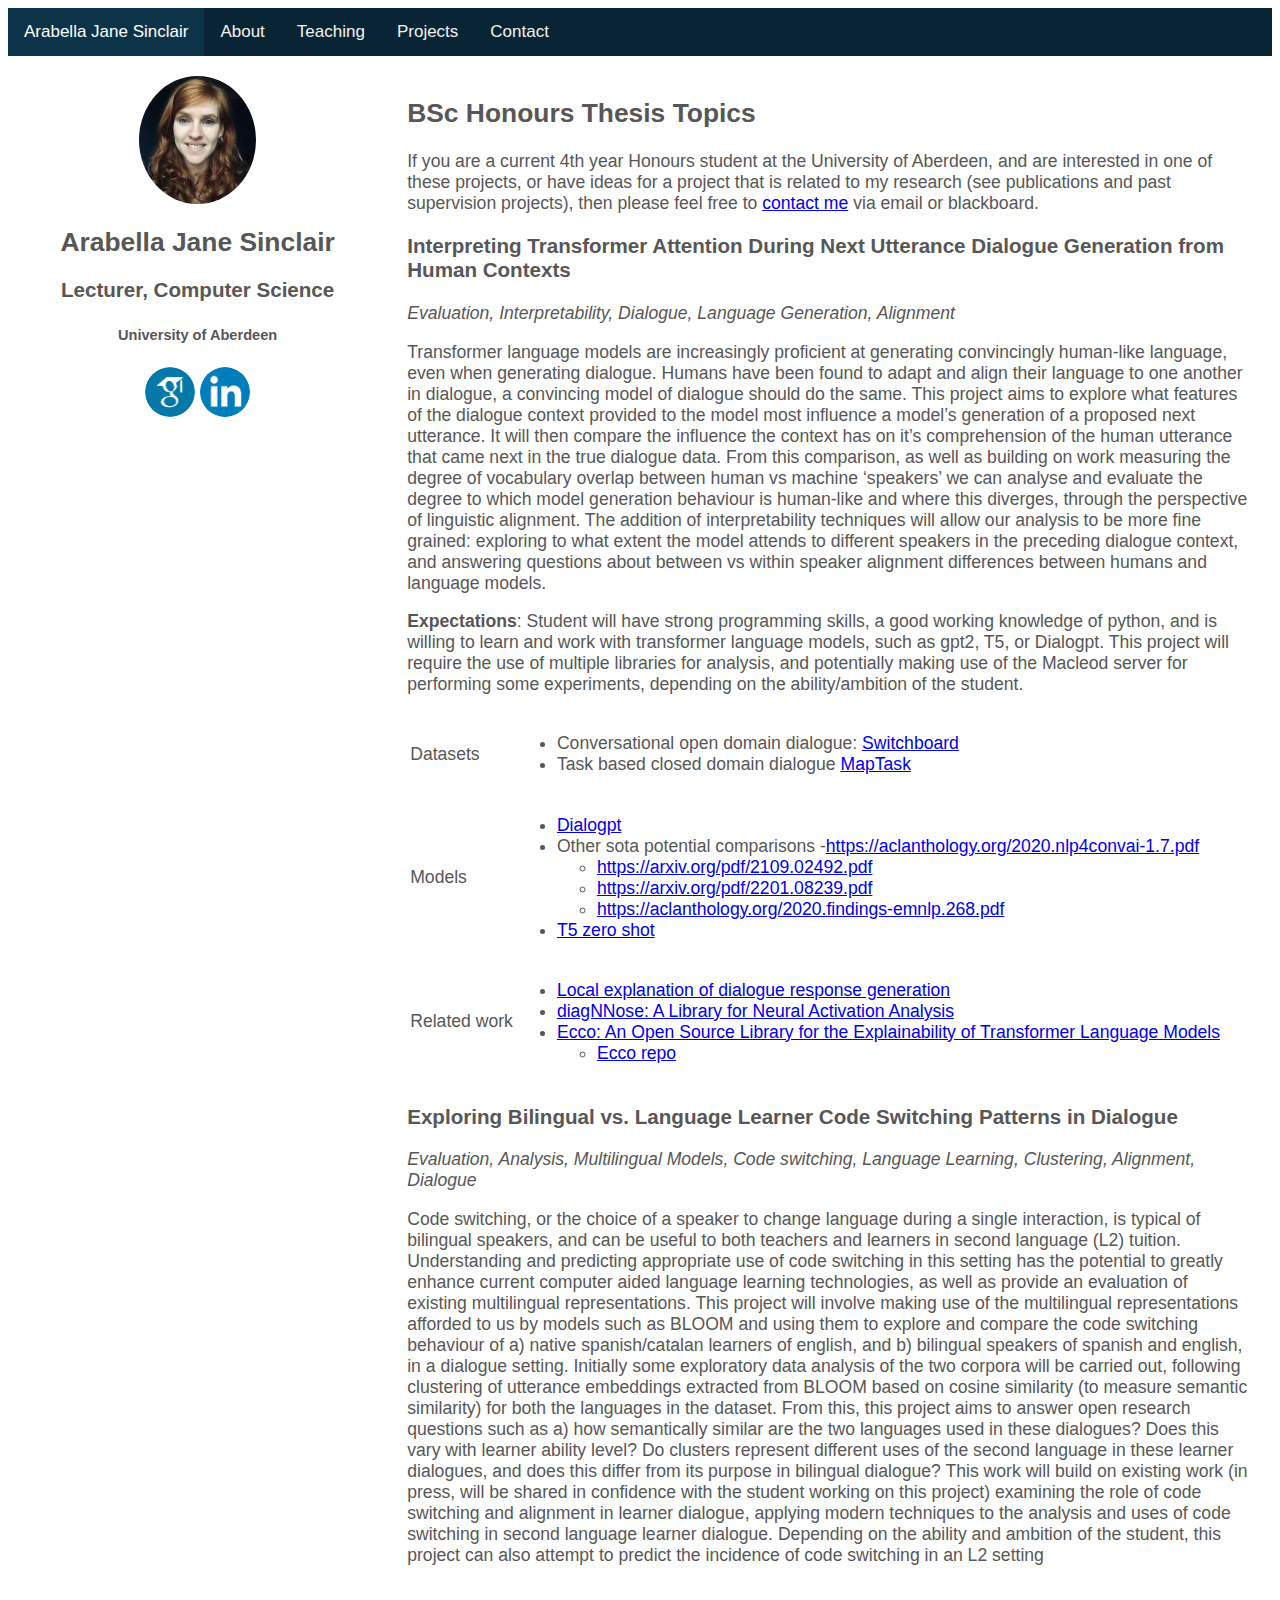
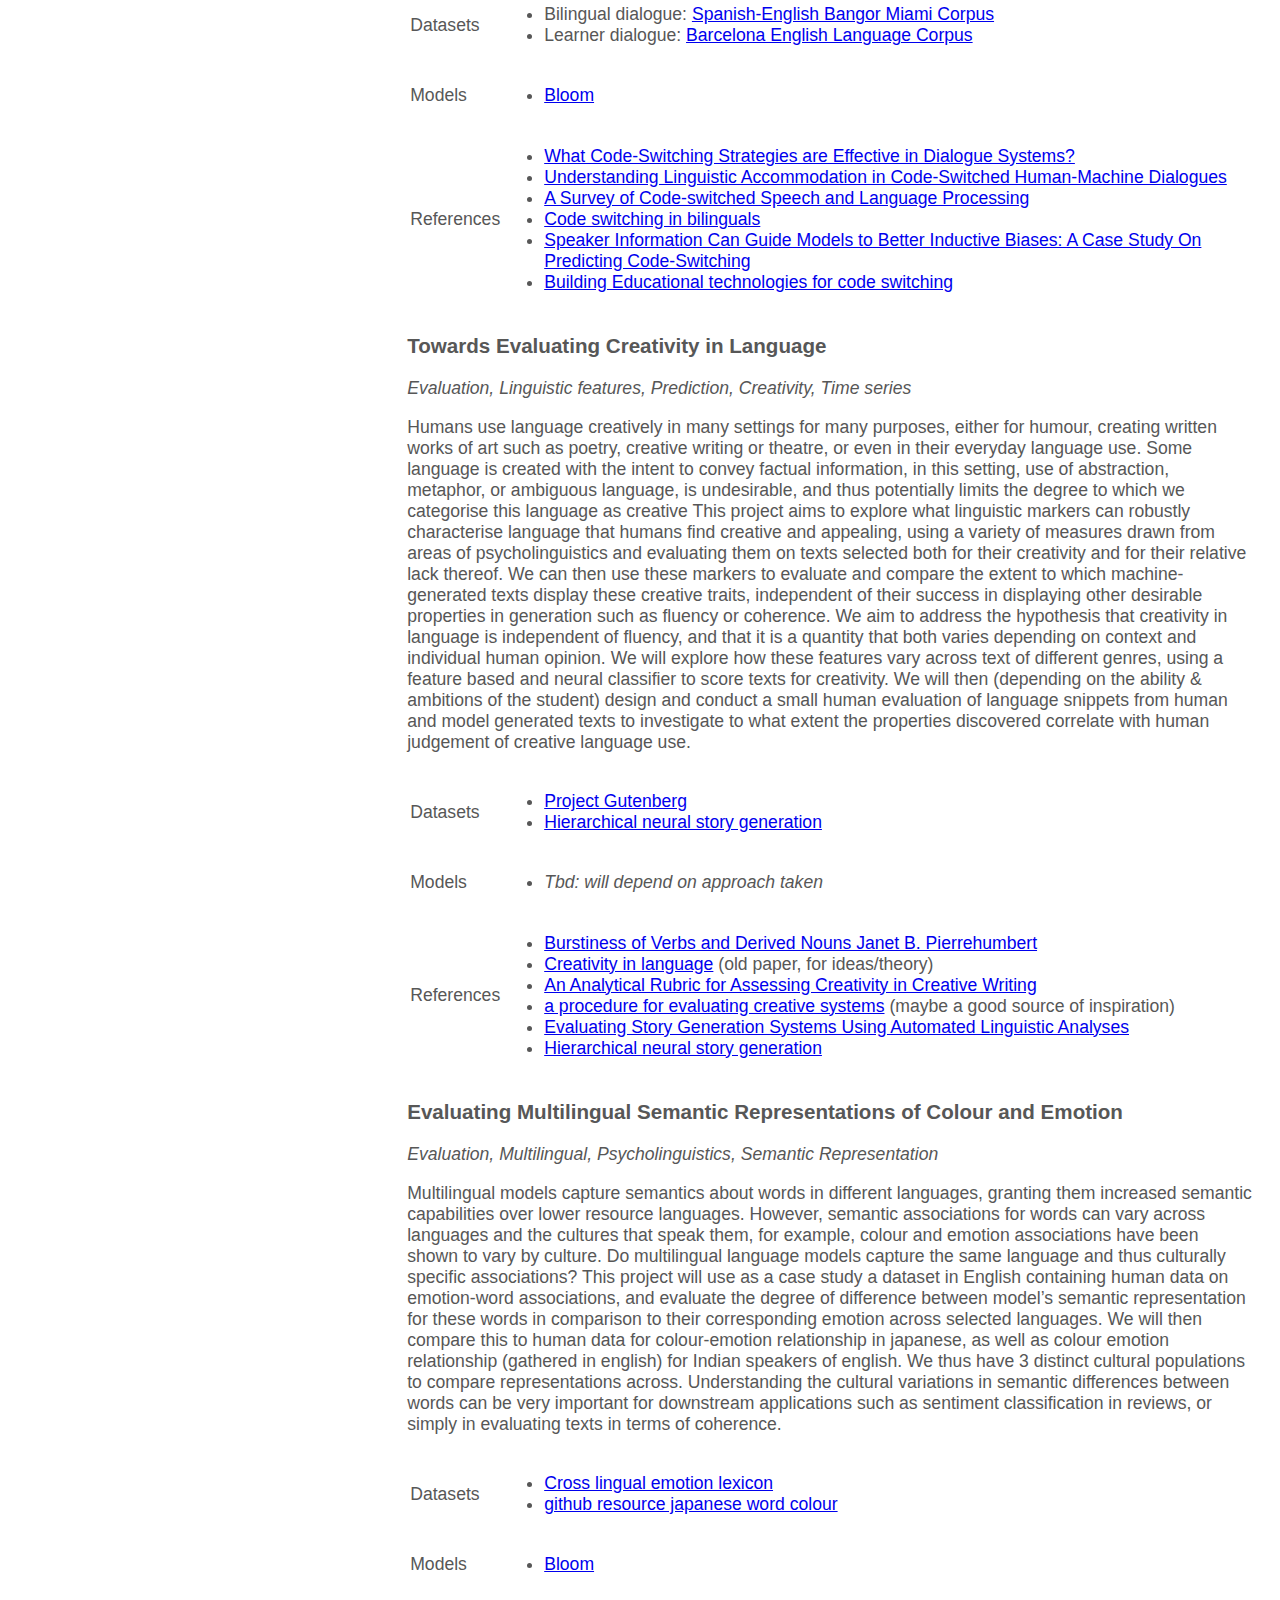
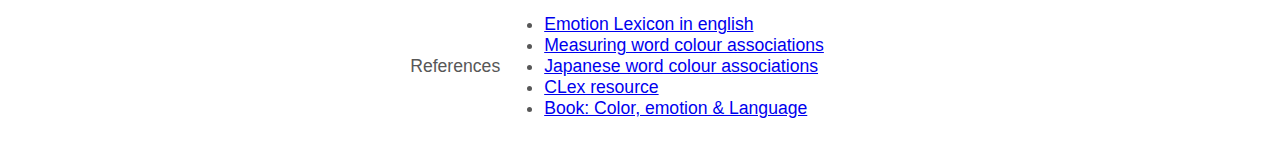
<file: thesis_projects.html>
<!DOCTYPE html>
<html lang="en">
<head>
<title>AJS</title>
<meta charset="UTF-8">
<meta name="viewport" content="width=device-width, initial-scale=1">
<link rel="stylesheet" type="text/css" href="jan.css" />
</head>
<body>
  <div class="topnav">
    <a class="active" href="index.html">Arabella Jane Sinclair </a>
    <a href="about.html">About</a>
    <a href="teaching.html">Teaching</a>
    <a href="projects.html">Projects</a>
    <a href="contact.html">Contact</a>
  </div>



<div class="row">
  <div class="side">
    <img src="figs/myface.png" alt="Avatar">
    <h1>Arabella Jane Sinclair </h1>
    <h3> Lecturer, Computer Science</h3>
    <h5> University of Aberdeen </h5>
    <a href="https://scholar.google.nl/citations?user=PSOtEH4AAAAJ&hl=en"><img class="icon" src="figs/scholar.png" alt="scholar"></a>
    <a href="https://www.linkedin.com/in/arabella-sinclair-93037b1b5/"><img class="icon" src="figs/linkedin.png" alt="linkedin"></a>



  </div>
  <div class="main">

    <!-- Page content here-->
    <h2>BSc Honours Thesis Topics</h2>

    <p>If you are a current 4th year Honours student at the University of Aberdeen, and are interested in one of these projects, or have ideas for a project that is related to my research (see publications and past supervision projects), then please feel free to <a href="https://www.abdn.ac.uk/ncs/departments/computing-science/people-158.php">contact me</a> via email or blackboard.</p>

        <h3 id="interpreting-transformer-attention-during-next-utterance-dialogue-generation-from-human-contexts">Interpreting Transformer Attention During Next Utterance Dialogue Generation from Human Contexts</h3>
        <p><em>Evaluation, Interpretability, Dialogue, Language Generation, Alignment</em></p>
        <div class="project_paragraph">
          <p> Transformer language models are increasingly proficient at generating convincingly human-like language, even when generating dialogue. Humans have been found to adapt and align their language to one another in dialogue, a convincing model of dialogue should do the same. This project aims to explore what features of the dialogue context provided to the model most influence a model’s generation of a proposed next utterance. It will then compare the influence the context has on it’s comprehension of the human utterance that came next in the true dialogue data. From this comparison, as well as building on work measuring the degree of vocabulary overlap between human vs machine ‘speakers’ we can analyse and evaluate the degree to which model generation behaviour is human-like and where this diverges, through the perspective of linguistic alignment. The addition of interpretability techniques will allow our analysis to be more fine grained: exploring to what extent the model attends to different speakers in the preceding dialogue context, and answering questions about between vs within speaker alignment differences between humans and language models.</p>
          <p><strong>Expectations</strong>: Student will have strong programming skills, a good working knowledge of python, and is willing to learn and work with transformer language models, such as gpt2, T5, or Dialogpt. This project will require the use of multiple libraries for analysis, and potentially making use of the Macleod server for performing some experiments, depending on the ability/ambition of the student.</p>
          <table>
            <tbody>
            <tr>
            <td>Datasets</td>
            <td>
              <ul>
              <li>Conversational open domain dialogue:
              <a href="http://compprag.christopherpotts.net/swda.html">Switchboard</a></li>
              <li>Task based closed domain dialogue
              <a href="https://groups.inf.ed.ac.uk/maptask/">MapTask</a></li>
              </ul>
            </td>
            </tr>
            <tr>
            <td>Models</td>
            <td>
              <ul>
              <li><a href="https://arxiv.org/pdf/1911.00536.pdf">Dialogpt</a></li>
              <li>Other sota potential comparisons
              -<a href="https://aclanthology.org/2020.nlp4convai-1.7.pdf">https://aclanthology.org/2020.nlp4convai-1.7.pdf</a><ul>
              <li><a href="https://arxiv.org/pdf/2109.02492.pdf">https://arxiv.org/pdf/2109.02492.pdf</a></li>
              <li><a href="https://arxiv.org/pdf/2201.08239.pdf">https://arxiv.org/pdf/2201.08239.pdf</a></li>
              <li><a href="https://aclanthology.org/2020.findings-emnlp.268.pdf">https://aclanthology.org/2020.findings-emnlp.268.pdf</a></li>
              </ul>
              </li>
              <li><a href="https://huggingface.co/google/flan-t5-xl?text=Next+utterance+generation.+speaker+A%3A+hello+how+are+you+today%3F+speaker+B%3A+I+am+so+upset+my+dog+died+speaker+A%3A+oh+no+I+am+so+sorry+to+hear+that%2C+what+was+his+name%3F+speaker+B%3A+eddie.+speaker+A%3A">T5 zero shot</a></li>
              </ul>
            </td>
            </tr>
            <tr>
            <td>Related work</td>
            <td>
              <ul>
              <li><a href="]https://proceedings.neurips.cc/paper/2021/file/03b92cd507ff5870df0db7f074728830-Paper.pdf">Local explanation of dialogue response generation</a></li>
              <li><a href="https://arxiv.org/pdf/2011.06819.pdf">diagNNose: A Library for Neural Activation Analysis</a></li>
              <li><a href="https://aclanthology.org/2021.acl-demo.30.pdf">Ecco: An Open Source Library for the Explainability of Transformer Language Models</a><ul>
              <li><a href="https://github.com/jalammar/ecco">Ecco repo</a></li>
              </ul>
              </li>
              </ul>
            </td>
            </tr>
            </tbody>
          </table>
        </div>

        <h3 id="exploring-bilingual-vs-language-learner-code-switching-patterns-in-dialogue">Exploring Bilingual vs. Language Learner Code Switching Patterns in Dialogue</h3>
        <p><em>Evaluation, Analysis, Multilingual Models, Code switching, Language Learning, Clustering, Alignment, Dialogue</em></p>
        <div class="project_paragraph">
          <p>Code switching, or the choice of a speaker to change language during a single interaction, is typical of bilingual speakers, and can be useful to both teachers and learners in second language (L2) tuition. Understanding and predicting appropriate use of code switching in this setting has the potential to greatly enhance current computer aided language learning technologies, as well as provide an evaluation of existing multilingual representations.
          This project will involve making use of the multilingual representations afforded to us by models such as BLOOM and using them to explore and compare the code switching behaviour of a) native spanish/catalan learners of english, and b) bilingual speakers of spanish and english, in a dialogue setting. Initially some exploratory data analysis of the two corpora will be carried out, following clustering of utterance embeddings extracted from BLOOM based on cosine similarity (to measure semantic similarity) for both the languages in the dataset. From this, this project aims to answer open research questions such as a) how semantically similar are the two languages used in these dialogues? Does this vary with learner ability level? Do clusters represent different uses of the second language in these learner dialogues, and does this differ from its purpose in bilingual dialogue? This work will build on existing work (in press, will be shared in confidence with the student working on this project) examining the role of code switching and alignment in learner dialogue, applying modern techniques to the analysis and uses of code switching in second language learner dialogue. Depending on the ability and ambition of the student, this project can also attempt to predict the incidence of code switching in an L2 setting</p>
          <table>
            <tbody>
            <tr>
            <td>Datasets</td>
            <td>
              <ul>
              <li>Bilingual dialogue: <a href="https://biling.talkbank.org/access/Bangor/Miami.html">Spanish-English Bangor Miami Corpus</a></li>
              <li>Learner dialogue: <a href="https://slabank.talkbank.org/access/English/BELC.html#:~:text=The%20Barcelona%20English%20Language%20Corpus,English%20as%20a%20foreign%20language.">Barcelona English Language Corpus</a></li>
              </ul>
            </td>
            </tr>
            <tr>
            <td>Models</td>
            <td>
              <ul>
              <li><a href="https://huggingface.co/bigscience/bloom">Bloom</a></li>
              </ul>
            </td>
            </tr>
            <tr>
            <td>References</td>
            <td>
              <ul>
              <li><a href="https://aclanthology.org/2020.scil-1.32.pdf">What Code-Switching Strategies are Effective in Dialogue Systems?</a></li>
              <li><a href="https://aclanthology.org/2020.conll-1.46.pdf">Understanding Linguistic Accommodation in Code-Switched Human-Machine Dialogues</a></li>
              <li><a href="https://arxiv.org/pdf/1904.00784.pdf">A Survey of Code-switched Speech and Language Processing</a></li>
              <li><a href="https://sites.pitt.edu/~mdf46/Teaching_and_Research_files/FrickeKootstra2016.pdf">Code switching in bilinguals</a></li>
              <li><a href="https://arxiv.org/pdf/2203.08979.pdf">Speaker Information Can Guide Models to Better Inductive Biases: A Case Study On Predicting Code-Switching</a></li>
              <li><a href="https://www.mdpi.com/2226-471X/7/3/220">Building Educational technologies for code switching</a></li>
              </ul>
            </td>
            </tr>
            </tbody>
          </table>
        </div>

        <h3 id="towards-evaluating-creativity-in-language">Towards Evaluating Creativity in Language</h3>
        <p><em>Evaluation, Linguistic features, Prediction, Creativity, Time series</em></p>
        <div class="project_paragraph">
          <p>Humans use language creatively in many settings for many purposes, either for humour, creating written works of art such as poetry, creative writing or theatre, or even in their everyday language use. Some language is created with the intent to convey factual information, in this setting, use of abstraction, metaphor, or ambiguous language, is undesirable, and thus potentially limits the degree to which we categorise this language as creative This project aims to explore what linguistic markers can robustly characterise language that humans find creative and appealing, using a variety of measures drawn from areas of psycholinguistics and evaluating them on texts selected both for their creativity and for their relative lack thereof. We can then use these markers to evaluate and compare the extent to which machine-generated texts display these creative traits, independent of their success in displaying other desirable properties in generation such as fluency or coherence. We aim to address the hypothesis that creativity in language is independent of fluency, and that it is a quantity that both varies depending on context and individual human opinion.  We will explore how these features vary across text of different genres, using a feature based and neural classifier to score texts for creativity. We will then (depending on the ability &amp; ambitions of the student) design and conduct a small human evaluation of language snippets from human and model generated texts to investigate to what extent the properties discovered correlate with human judgement of creative language use.</p>
          <table>
            <tbody>
            <tr>
            <td>Datasets</td>
            <td>
              <ul>
              <li><a href="https://www.gutenberg.org/">Project Gutenberg</a></li>
              <li><a href="https://arxiv.org/pdf/1805.04833.pdf">Hierarchical neural story generation</a></li>
              </ul>
            </td>
            </tr>
            <tr>
            <td>Models</td>
            <td>
              <ul>
              <li><em>Tbd: will depend on approach taken</em></li>
              </ul>
            </td>
            </tr>
            <tr>
            <td>References</td>
            <td>
              <ul>
              <li><a href="https://link.springer.com/content/pdf/10.1007/978-3-642-30773-7.pdf">Burstiness of Verbs and Derived Nouns Janet B. Pierrehumbert</a></li>
              <li><a href="https://www.proquest.com/docview/1301469364/fulltextPDF/A593EF61C3EE4DC0PQ/1?accountid=8155">Creativity in language</a> (old paper, for ideas/theory)</li>
              <li><a href="https://www.academypublication.com/issues/past/tpls/vol03/12/tpls0312.pdf#page=66">An Analytical Rubric for Assessing Creativity in Creative Writing</a></li>
              <li><a href="https://link.springer.com/article/10.1007/s12559-012-9156-1#Sec12">a procedure for evaluating creative systems</a> (maybe a good source of inspiration)</li>
              <li><a href="https://roemmele.github.io/publications/fiction_generation.pdf">Evaluating Story Generation Systems Using Automated Linguistic Analyses</a></li>
              <li><a href="https://arxiv.org/pdf/1805.04833.pdf">Hierarchical neural story generation</a></li>
              </ul>
            </td>
            </tr>
            </tbody>
          </table>
        </div>

        <h3 id="evaluating-multilingual-semantic-representations-of-colour-and-emotion">Evaluating Multilingual Semantic Representations of Colour and Emotion</h3>
        <p><em>Evaluation, Multilingual, Psycholinguistics, Semantic Representation</em></p>
        <div class="project_paragraph">
          <p>Multilingual models capture semantics about words in different languages, granting them increased semantic capabilities over lower resource languages. However, semantic associations for words can vary across languages and the cultures that speak them, for example, colour and emotion associations have been shown to vary by culture. Do multilingual language models capture the same language and thus culturally specific associations? This project will use as a case study a dataset in English containing human data on emotion-word associations, and evaluate the degree of difference between model’s semantic representation for these words in comparison to their corresponding emotion across selected languages. We will then compare this to human data for colour-emotion relationship in japanese, as well as colour emotion relationship (gathered in english) for Indian speakers of english. We thus have 3 distinct cultural populations to compare representations across. Understanding the cultural variations in semantic differences between words can be very important for downstream applications such as sentiment classification in reviews, or simply in evaluating texts in terms of coherence.</p>
          <table>
            <tbody>
            <tr>
            <td>Datasets</td>
            <td>
              <ul>
              <li><a href="https://aclanthology.org/2020.coling-main.517.pdf">Cross lingual emotion lexicon</a></li>
              <li><a href="https://github.com/jun-harashima/word-color-associations">github resource japanese word colour</a></li>
              </ul>
            </td>
            </tr>
            <tr>
            <td>Models</td>
            <td>
              <ul>
              <li><a href="https://huggingface.co/bigscience/bloom">Bloom</a></li>
              </ul>
            </td>
            </tr>
            <tr>
            <td>References</td>
            <td>
              <ul>
              <li><a href="https://saifmohammad.com/WebPages/NRC-Emotion-Lexicon.htm">Emotion Lexicon in english</a></li>
              <li><a href="https://arxiv.org/pdf/1309.5942v1.pdf">Measuring word colour associations</a></li>
              <li><a href="https://aclanthology.org/L16-1336.pdf">Japanese word colour associations</a></li>
              <li><a href="https://aclanthology.org/E12-1031.pdf">CLex resource</a></li>
              <li><a href="https://books.google.co.uk/books?hl=en&amp;lr=&amp;id=vGOVEAAAQBAJ&amp;oi=fnd&amp;pg=PA403&amp;dq=colour+and+emotion+varies+by+culture&amp;ots=7Bj4Fvla0-&amp;sig=RaRpXMsTCfbrypbapnvt0AwHXvA#v=onepage&amp;q=colour%20and%20emotion%20varies%20by%20culture&amp;f=false">Book: Color, emotion &amp; Language</a></li>
              </ul>
            </td>
            </tr>
            </tbody>
          </table>
        </div>

  </div>
</div>

</body>
</html>
</file>
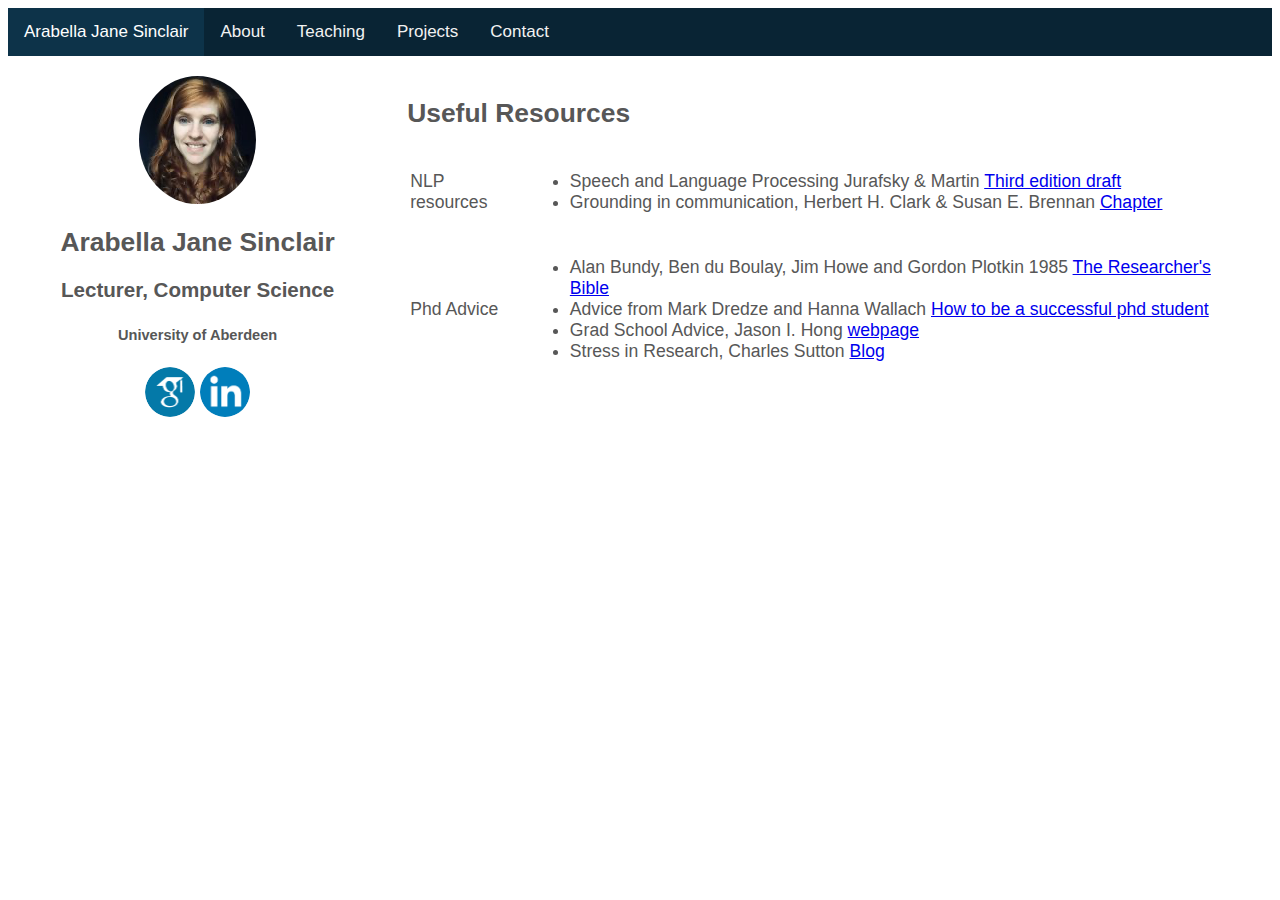
<file: useful_resources.html>
<!DOCTYPE html>
<html lang="en">
<head>
<title>AJS</title>
<meta charset="UTF-8">
<meta name="viewport" content="width=device-width, initial-scale=1">
<link rel="stylesheet" type="text/css" href="jan.css">
</head>
<body>
  <div class="topnav">
    <a class="active" href="index.html">Arabella Jane Sinclair </a>
    <a href="about.html">About</a>
    <a href="teaching.html">Teaching</a>
    <a href="projects.html">Projects</a>
    <a href="contact.html">Contact</a>
  </div>



<div class="row">
  <div class="side">
    <img src="figs/myface.png" alt="Avatar">
    <h1>Arabella Jane Sinclair </h1>
    <h3> Lecturer, Computer Science</h3>
    <h5> University of Aberdeen </h5>
    <a href="https://scholar.google.nl/citations?user=PSOtEH4AAAAJ&hl=en"><img class="icon" src="figs/scholar.png" alt="scholar"></a>
    <a href="https://www.linkedin.com/in/arabella-sinclair-93037b1b5/"><img class="icon" src="figs/linkedin.png" alt="linkedin"></a>



  </div>
  <div class="main">

    <!-- Page content here-->
    <h2>Useful Resources</h2>
    <table>
      <tbody>
      <tr>
      <td>NLP resources</td>
      <td>
        <ul>
        <li>Speech and Language Processing  Jurafsky & Martin <a href="https://web.stanford.edu/~jurafsky/slp3/ed3book.pdf">Third edition draft</a></li>
        <li>Grounding in communication, Herbert H. Clark & Susan E. Brennan  <a href="http://www.psychology.sunysb.edu/sbrennan-/papers/old_clarkbrennan.pdf">Chapter</a></li>
        </ul>
      </td>
      </tr>
      <tr>
      <td></td>
      <td>

      </td>
      </tr>
      <tr>
      <td>Phd Advice</td>
      <td>
        <ul>
        <li>Alan Bundy, Ben du Boulay, Jim Howe and Gordon Plotkin 1985 <a href="https://sweb.inf.ed.ac.uk/bundy/how-tos/resbible.html">The Researcher's Bible</a></li>
        <li>Advice from Mark Dredze and Hanna Wallach <a href="https://people.cs.umass.edu/~wallach/how_to_be_a_successful_phd_student.pdf">How to be a successful phd student</a></li>
        <li>Grad School Advice, Jason I. Hong <a href="http://www.cs.cmu.edu/~jasonh/advice.html ">webpage</a></li>
        <li>Stress in Research, Charles Sutton <a href="http://www.theexclusive.org/2018/09/impostor.html">Blog</a></li>
        </ul>
      </td>
      </tr>
      </tbody>
    </table>

  </div>
</div>

</body>
</html>
</file>
<file: jan.css>
body {
  font-family: Arial, Helvetica, sans-serif;
  color:#575757;
  font-size: 110%;
}

img {
  border-radius: 50%;
  align: center;
}

.icon{
  width: 50px;
  height: 50px;
  align: center;
}

h1 {
font-size: 150%;
}

.topnav {
  background-color: #092434;/*#406378;*/
  overflow: hidden;
}

/* Style the links inside the navigation bar */
.topnav a {
  float: left;
  color: #f2f2f2;
  text-align: center;
  padding: 14px 16px;
  text-decoration: none;
  font-size: 17px;
}

/* Change the color of links on hover */
.topnav a:hover {
  background-color: #0D3349;/*#4C7791;*/
  color: white;
}

/* Add a color to the active/current link */
.topnav a.active {
  background-color: #0D3349;/*#4C7791;*/
  color: white;
}


/* Ensure proper sizing */
* {
  box-sizing: border-box;
}

/* Column container */
.row {
  display: flex;
  flex-wrap: wrap;
}

/* Create two unequal columns that sits next to each other */
/* Sidebar/left column */
.side {
  flex: 30%; /* Set the width of the sidebar */
  /* background-color: #f1f1f1; Grey background color */
  padding: 20px; /* Some padding */
  text-align: center;
  align: center;
}

/* Main column */
.main {
  flex: 70%; /* Set the width of the main content */
  background-color: white; /* White background color */
  padding: 20px; /* Some padding */
}

/* Responsive layout - when the screen is less than 700px wide, make the two columns stack on top of each other instead of next to each other */
@media screen and (max-width: 700px) {
  .row {
    flex-direction: column;
  }
}

/* Responsive layout - when the screen is less than 400px wide, make the navigation links stack on top of each other instead of next to each other */
@media screen and (max-width: 400px) {
  .navbar a {
    float: none;
    width: 100%;
  }
}

blockquote{
float: right;
margin: 15px 0px 15px 15px;
width: 170px;
font-size: 120%;
color: gray;
text-align: right;
line-height: 1em;
}

blockquote:first-letter{
font-size: 190%;
}
</file>
